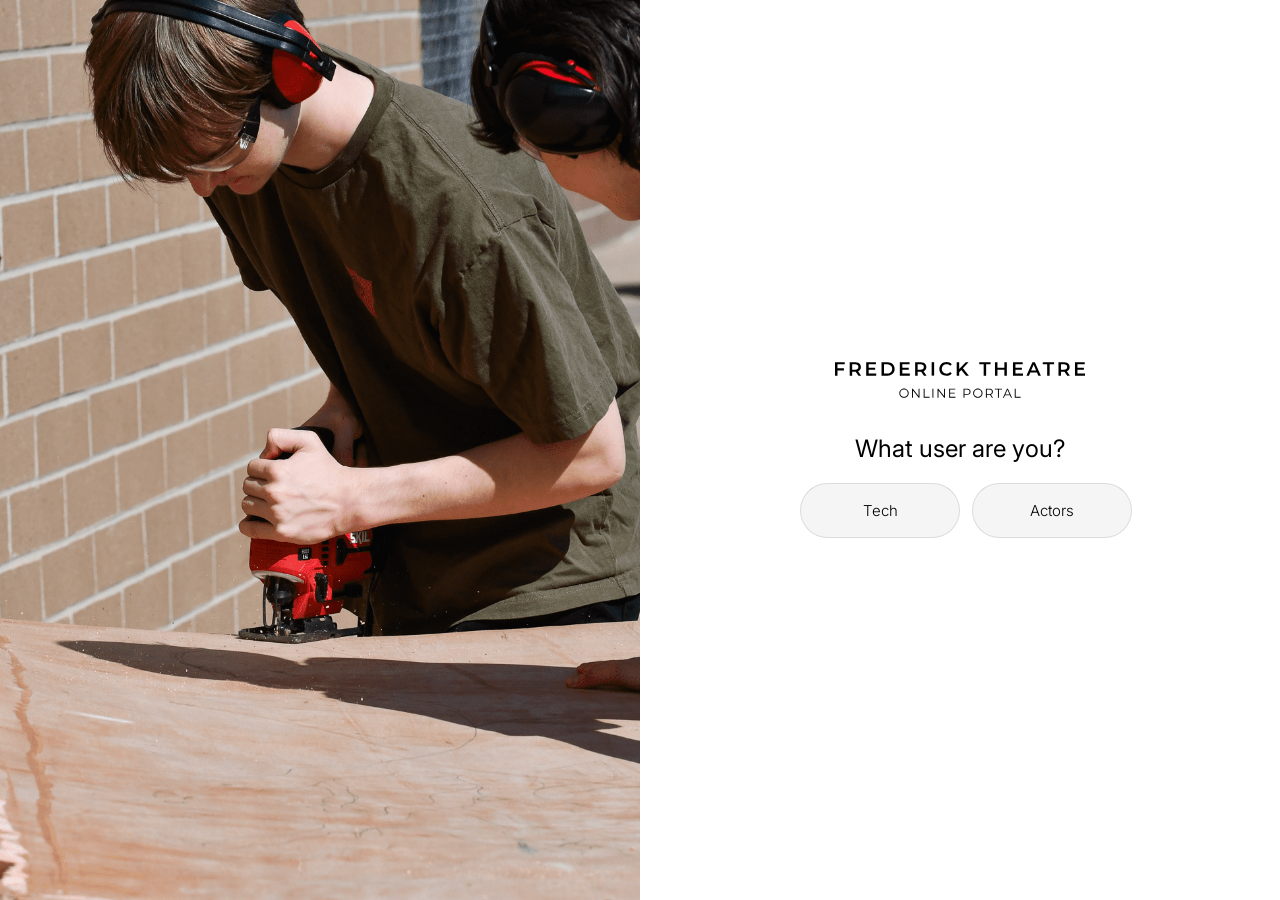
<file: index.html>
<!DOCTYPE html>
<html lang="en">
<head>
    <meta charset="UTF-8">
    <meta name="viewport" content="width=device-width, initial-scale=1.0">
    <title>Frederick Theatre Online Portal</title>
    <meta name="description" content="Frederick Theatre">
    <link rel="stylesheet" href="./styles.css">
    <link rel="icon" type="image/svg+xml" href="https://4391.org/assets/favicon.svg">
    <meta property="og:image" content="https://4391.org/assets/open-graph.png">
</head>
<body>
    <div class="image"></div>
    <div class="main">
        <img src="assets/brand.svg" alt="Frederick Theatre Logo" class="logo">
        <div class="onboarding">
            <h2>What user are you?</h2>
            <div class="buttons">
                <button onclick="location.href='/tech'">Tech</button>
                <button onclick="location.href='/actors'">Actors</button>
            </div>
        </div>
    </div>
</body>
</html>
</file>
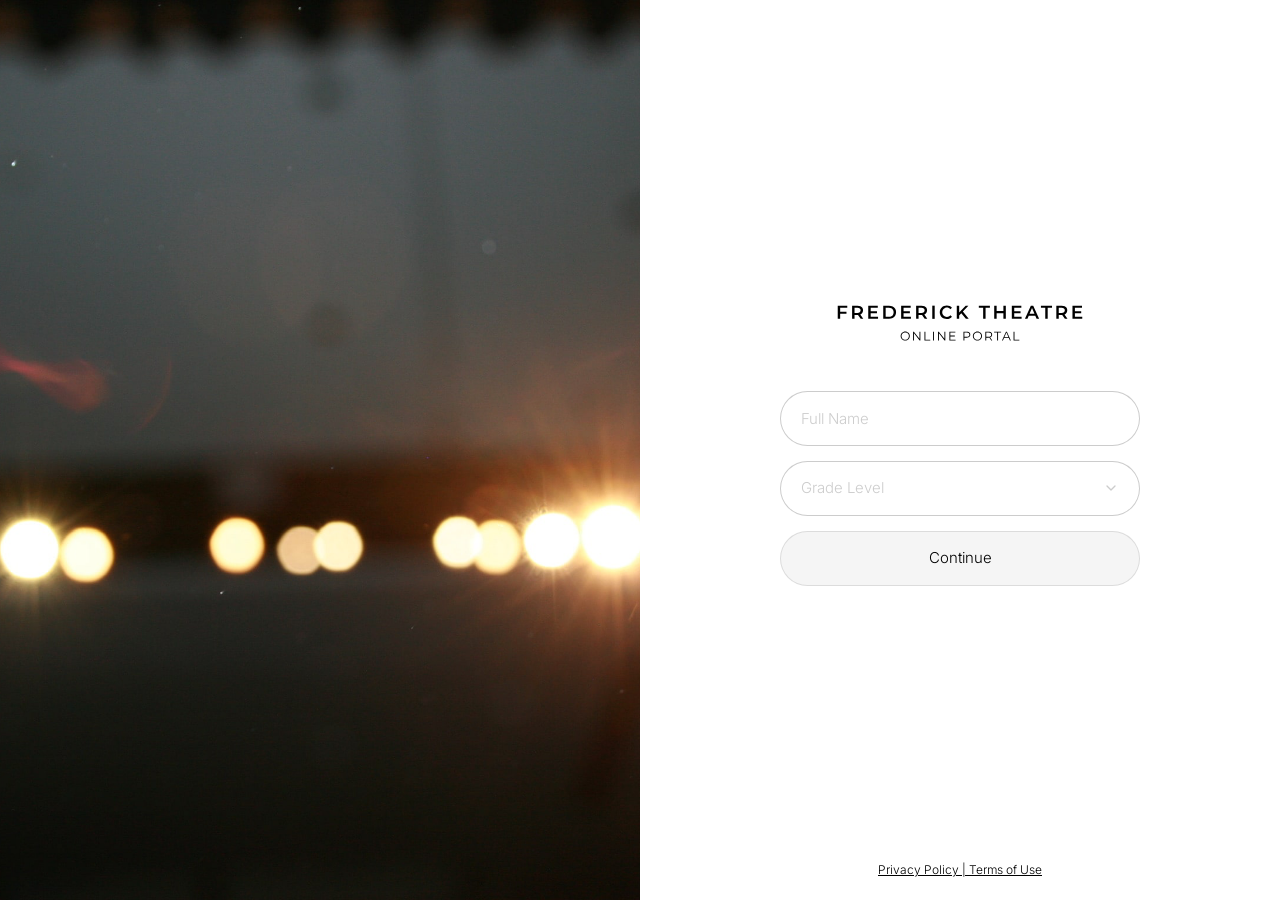
<file: actors/index.html>
<!DOCTYPE html>
<html lang="en">
<head>
    <meta charset="UTF-8">
    <meta name="viewport" content="width=device-width, initial-scale=1.0">
    <title>Frederick Theatre Online Portal</title>
    <meta name="description" content="Track being on time to performances, and see the schedule for the day">
    <link rel="stylesheet" href="../styles.css">
    <link rel="icon" type="image/svg+xml" href="https://4391.org/assets/favicon.svg">
    <meta property="og:image" content="https://4391.org/assets/open-graph.png">
    <script src="https://www.google.com/recaptcha/api.js"></script>
    <script src="logic.js"></script>
</head>
<body>
    <div class="actor-image"></div>
    <div class="main">
        <svg width="250" height="36" viewBox="0 0 360 53" fill="none" xmlns="http://www.w3.org/2000/svg">
            <path fill-rule="evenodd" clip-rule="evenodd" d="M24.5448 13.281L24.7292 13.4799V13.0918L24.5448 13.281Z" fill="black"/>
            <path fill-rule="evenodd" clip-rule="evenodd" d="M118.807 13.281L118.991 13.4799V13.0918L118.807 13.281Z" fill="black"/>
            <path fill-rule="evenodd" clip-rule="evenodd" d="M325.203 13.281L325.387 13.4799V13.0918L325.203 13.281Z" fill="black"/>
            <path fill-rule="evenodd" clip-rule="evenodd" d="M186.463 47.5688V47.4579L186.412 47.5126L186.463 47.5688Z" fill="black"/>
            <path d="M205.692 52.3C204.727 52.3 203.83 52.1398 202.999 51.8195C202.181 51.4868 201.467 51.0248 200.856 50.4334C200.258 49.8297 199.788 49.1335 199.446 48.345C199.116 47.5441 198.951 46.6693 198.951 45.7206C198.951 44.7719 199.116 43.9033 199.446 43.1148C199.788 42.3139 200.258 41.6178 200.856 41.0264C201.467 40.4226 202.181 39.9606 202.999 39.6403C203.817 39.3076 204.715 39.1413 205.692 39.1413C206.657 39.1413 207.548 39.3076 208.366 39.6403C209.184 39.9606 209.893 40.4165 210.491 41.0079C211.101 41.5993 211.572 42.2954 211.901 43.0963C212.243 43.8971 212.414 44.7719 212.414 45.7206C212.414 46.6693 212.243 47.5441 211.901 48.345C211.572 49.1459 211.101 49.842 210.491 50.4334C209.893 51.0248 209.184 51.4868 208.366 51.8195C207.548 52.1398 206.657 52.3 205.692 52.3ZM205.692 51.0802C206.461 51.0802 207.169 50.9509 207.817 50.6921C208.476 50.4211 209.044 50.0453 209.52 49.5648C210.009 49.0719 210.387 48.5052 210.656 47.8645C210.924 47.2115 211.059 46.4969 211.059 45.7206C211.059 44.9444 210.924 44.236 210.656 43.5953C210.387 42.9423 210.009 42.3755 209.52 41.895C209.044 41.4022 208.476 41.0264 207.817 40.7676C207.169 40.4966 206.461 40.361 205.692 40.361C204.923 40.361 204.208 40.4966 203.549 40.7676C202.889 41.0264 202.315 41.4022 201.827 41.895C201.351 42.3755 200.972 42.9423 200.691 43.5953C200.423 44.236 200.288 44.9444 200.288 45.7206C200.288 46.4845 200.423 47.193 200.691 47.846C200.972 48.499 201.351 49.0719 201.827 49.5648C202.315 50.0453 202.889 50.4211 203.549 50.6921C204.208 50.9509 204.923 51.0802 205.692 51.0802Z" fill="black"/>
            <path d="M3.57179 3.99894V9.90374H12.8585V12.9532H3.57179V20.3827H0V0.977233H14.0399V3.99894H3.57179Z" fill="black"/>
            <path fill-rule="evenodd" clip-rule="evenodd" d="M29.8227 14.7092C29.5775 14.7213 29.3267 14.7274 29.0703 14.7274H24.7292V20.3827H21.1574V0.977233H29.0703C30.7738 0.977233 32.23 1.25445 33.4389 1.8089C34.6661 2.36334 35.6094 3.15803 36.2689 4.19299C36.9283 5.22795 37.258 6.45696 37.258 7.88003C37.258 9.30309 36.9283 10.5321 36.2689 11.5671C35.6094 12.5835 34.6661 13.369 33.4389 13.9234C33.3531 13.9615 33.2661 13.9981 33.1778 14.0335L37.5877 20.3827H33.7411L29.8227 14.7092ZM24.7292 13.4799V13.0918L24.5448 13.281L24.7292 13.4799ZM32.4498 10.7354C31.6622 11.4192 30.4807 11.7611 28.9055 11.7611H24.7292V4.02666H28.9055C30.4807 4.02666 31.6622 4.35932 32.4498 5.02465C33.2557 5.68998 33.6587 6.64177 33.6587 7.88003C33.6587 9.0998 33.2557 10.0516 32.4498 10.7354Z" fill="black"/>
            <path d="M48.4893 9.04435V3.99894H58.9574V0.977233H44.9175V20.3827H59.342V17.361H48.4893V12.0106H57.7759V9.04435H48.4893Z" fill="black"/>
            <path fill-rule="evenodd" clip-rule="evenodd" d="M66.9872 20.3827V0.977233H75.3946C77.4828 0.977233 79.3145 1.38382 80.8897 2.197C82.465 3.01018 83.6922 4.13755 84.5714 5.57909C85.4506 7.02064 85.8902 8.72093 85.8902 10.68C85.8902 12.6205 85.4506 14.3208 84.5714 15.7808C83.6922 17.2224 82.465 18.3497 80.8897 19.1629C79.3145 19.9761 77.4828 20.3827 75.3946 20.3827H66.9872ZM78.9664 16.5016C77.9224 17.056 76.6768 17.3332 75.2298 17.3332H70.559V4.02666H75.2298C76.6768 4.02666 77.9224 4.30388 78.9664 4.85832C80.0288 5.41276 80.8439 6.18898 81.4117 7.18698C81.9979 8.16649 82.2909 9.33081 82.2909 10.68C82.2909 12.0106 81.9979 13.1749 81.4117 14.1729C80.8439 15.1709 80.0288 15.9471 78.9664 16.5016Z" fill="black"/>
            <path d="M96.9217 9.04435V3.99894H107.39V0.977233H93.3499V20.3827H107.774V17.361H96.9217V12.0106H106.208V9.04435H96.9217Z" fill="black"/>
            <path fill-rule="evenodd" clip-rule="evenodd" d="M124.085 14.7092C123.84 14.7213 123.589 14.7274 123.332 14.7274H118.991V20.3827H115.42V0.977233H123.332C125.036 0.977233 126.492 1.25445 127.701 1.8089C128.928 2.36334 129.872 3.15803 130.531 4.19299C131.19 5.22795 131.52 6.45696 131.52 7.88003C131.52 9.30309 131.19 10.5321 130.531 11.5671C129.872 12.5835 128.928 13.369 127.701 13.9234C127.615 13.9615 127.528 13.9981 127.44 14.0335L131.85 20.3827H128.003L124.085 14.7092ZM118.991 13.4799V13.0918L118.807 13.281L118.991 13.4799ZM126.712 10.7354C125.924 11.4192 124.743 11.7611 123.168 11.7611H118.991V4.02666H123.168C124.743 4.02666 125.924 4.35932 126.712 5.02465C127.518 5.68998 127.921 6.64177 127.921 7.88003C127.921 9.0998 127.518 10.0516 126.712 10.7354Z" fill="black"/>
            <path d="M139.18 0.977233V20.3827H142.751V0.977233H139.18Z" fill="black"/>
            <path d="M156.425 19.9391C157.689 20.4196 159.054 20.6599 160.519 20.6599C162.112 20.6599 163.559 20.3827 164.86 19.8282C166.16 19.2738 167.26 18.4699 168.157 17.4164L165.849 15.1987C165.153 15.9749 164.375 16.557 163.514 16.9451C162.653 17.3148 161.719 17.4996 160.711 17.4996C159.704 17.4996 158.779 17.3333 157.936 17.0006C157.112 16.6679 156.388 16.1966 155.766 15.5868C155.161 14.9769 154.685 14.2561 154.337 13.4244C154.007 12.5928 153.842 11.6779 153.842 10.68C153.842 9.68196 154.007 8.76713 154.337 7.93547C154.685 7.10381 155.161 6.38304 155.766 5.77315C156.388 5.16327 157.112 4.69199 157.936 4.35933C158.779 4.02666 159.704 3.86033 160.711 3.86033C161.719 3.86033 162.653 4.05438 163.514 4.44249C164.375 4.81212 165.153 5.3758 165.849 6.13354L168.157 3.94349C167.26 2.87157 166.16 2.06763 164.86 1.53167C163.559 0.977233 162.122 0.700012 160.546 0.700012C159.063 0.700012 157.698 0.949511 156.453 1.44851C155.207 1.92902 154.117 2.62208 153.183 3.52766C152.249 4.41477 151.525 5.46821 151.012 6.68798C150.5 7.90775 150.243 9.23841 150.243 10.68C150.243 12.1215 150.5 13.4522 151.012 14.6719C151.525 15.8917 152.24 16.9544 153.156 17.86C154.09 18.7471 155.18 19.4401 156.425 19.9391Z" fill="black"/>
            <path d="M178.815 10.935V0.977233H175.243V20.3827H178.815V15.4114L181.878 12.2486L188.651 20.3827H192.827L184.243 9.64745L192.332 0.977233H188.321L178.815 10.935Z" fill="black"/>
            <path d="M214.081 4.02666V20.3827H217.652V4.02666H224.027V0.977233H207.706V4.02666H214.081Z" fill="black"/>
            <path d="M230.371 20.3827H233.942V12.0661H243.888V20.3827H247.46V0.977233H243.888V8.98891H233.942V0.977233H230.371V20.3827Z" fill="black"/>
            <path d="M259.849 9.04435V3.99894H270.317V0.977233H256.277V20.3827H270.702V17.361H259.849V12.0106H269.136V9.04435H259.849Z" fill="black"/>
            <path d="M284.281 0.977233L275.627 20.3827H279.308L281.213 15.8917H290.832L292.744 20.3827H296.48L287.798 0.977233H284.281ZM286.014 4.57141L289.629 13.0641H282.412L286.014 4.57141Z" fill="black"/>
            <path d="M305.525 4.02666V20.3827H309.097V4.02666H315.471V0.977233H299.151V4.02666H305.525Z" fill="black"/>
            <path fill-rule="evenodd" clip-rule="evenodd" d="M330.481 14.7092C330.236 14.7213 329.985 14.7274 329.728 14.7274H325.387V20.3827H321.815V0.977233H329.728C331.432 0.977233 332.888 1.25445 334.097 1.8089C335.324 2.36334 336.267 3.15803 336.927 4.19299C337.586 5.22795 337.916 6.45696 337.916 7.88003C337.916 9.30309 337.586 10.5321 336.927 11.5671C336.267 12.5835 335.324 13.369 334.097 13.9234C334.011 13.9615 333.924 13.9981 333.836 14.0335L338.246 20.3827H334.399L330.481 14.7092ZM325.387 13.4799V13.0918L325.203 13.281L325.387 13.4799ZM333.108 10.7354C332.32 11.4192 331.139 11.7611 329.563 11.7611H325.387V4.02666H329.563C331.139 4.02666 332.32 4.35932 333.108 5.02465C333.914 5.68998 334.317 6.64177 334.317 7.88003C334.317 9.0998 333.914 10.0516 333.108 10.7354Z" fill="black"/>
            <path d="M349.147 9.04435V3.99894H359.615V0.977233H345.575V20.3827H360V17.361H349.147V12.0106H358.434V9.04435H349.147Z" fill="black"/>
            <path fill-rule="evenodd" clip-rule="evenodd" d="M99.3645 52.3C98.3998 52.3 97.5023 52.1398 96.6719 51.8195C95.8538 51.4868 95.1394 51.0248 94.5289 50.4334C93.9305 49.8297 93.4604 49.1335 93.1185 48.345C92.7888 47.5441 92.6239 46.6693 92.6239 45.7206C92.6239 44.7719 92.7888 43.9033 93.1185 43.1148C93.4604 42.3139 93.9305 41.6178 94.5289 41.0264C95.1394 40.4226 95.8538 39.9606 96.6719 39.6403C97.4901 39.3076 98.3876 39.1413 99.3645 39.1413C100.329 39.1413 101.221 39.3076 102.039 39.6403C102.857 39.9606 103.565 40.4165 104.164 41.0079C104.774 41.5993 105.244 42.2954 105.574 43.0963C105.916 43.8971 106.087 44.7719 106.087 45.7206C106.087 46.6693 105.916 47.5441 105.574 48.345C105.244 49.1459 104.774 49.842 104.164 50.4334C103.565 51.0248 102.857 51.4868 102.039 51.8195C101.221 52.1398 100.329 52.3 99.3645 52.3ZM101.489 50.6921C100.842 50.9509 100.134 51.0802 99.3645 51.0802C98.5952 51.0802 97.8809 50.9509 97.2214 50.6921C96.562 50.4211 95.9881 50.0453 95.4997 49.5648C95.0234 49.0719 94.6449 48.499 94.364 47.846C94.0954 47.193 93.961 46.4845 93.961 45.7206C93.961 44.9444 94.0954 44.236 94.364 43.5953C94.6449 42.9423 95.0234 42.3755 95.4997 41.895C95.9881 41.4022 96.562 41.0264 97.2214 40.7676C97.8809 40.4966 98.5952 40.361 99.3645 40.361C100.134 40.361 100.842 40.4966 101.489 40.7676C102.149 41.0264 102.717 41.4022 103.193 41.895C103.681 42.3755 104.06 42.9423 104.328 43.5953C104.597 44.236 104.731 44.9444 104.731 45.7206C104.731 46.4969 104.597 47.2115 104.328 47.8645C104.06 48.5052 103.681 49.0719 103.193 49.5648C102.717 50.0453 102.149 50.4211 101.489 50.6921Z" fill="black"/>
            <path d="M110.957 39.2522V52.1891H112.312V41.6984L120.555 52.1891H121.672V39.2522H120.335V49.7444L112.074 39.2522H110.957Z" fill="black"/>
            <path d="M127.689 39.2522V52.1891H136.224V51.0063H129.044V39.2522H127.689Z" fill="black"/>
            <path d="M140.307 39.2522V52.1891H141.662V39.2522H140.307Z" fill="black"/>
            <path d="M149.021 41.6984L157.264 52.1891H158.381V39.2522H157.044V49.7444L148.783 39.2522H147.666V52.1891H149.021V41.6984Z" fill="black"/>
            <path d="M165.753 45.0368V40.435H173.19V39.2522H164.398V52.1891H173.464V51.0063H165.753V46.2012H172.384V45.0368H165.753Z" fill="black"/>
            <path d="M185.108 39.2522V52.1891H186.463V48.1047H189.907C190.994 48.1047 191.928 47.9261 192.709 47.5688C193.491 47.2115 194.089 46.7063 194.504 46.0533C194.932 45.388 195.146 44.5994 195.146 43.6877C195.146 42.7513 194.932 41.9566 194.504 41.3036C194.089 40.6383 193.491 40.1331 192.709 39.7881C191.928 39.4308 190.994 39.2522 189.907 39.2522H185.108ZM186.463 47.5688L186.412 47.5126L186.463 47.4579V47.5688ZM189.87 46.9034H186.463V40.435H189.87C191.152 40.435 192.123 40.7183 192.783 41.2851C193.454 41.8519 193.79 42.6527 193.79 43.6877C193.79 44.7103 193.454 45.505 192.783 46.0718C192.123 46.6262 191.152 46.9034 189.87 46.9034Z" fill="black"/>
            <path fill-rule="evenodd" clip-rule="evenodd" d="M217.284 52.1891V39.2522H222.083C223.17 39.2522 224.104 39.4308 224.886 39.7881C225.667 40.1331 226.265 40.6383 226.681 41.3036C227.108 41.9566 227.322 42.7513 227.322 43.6877C227.322 44.5994 227.108 45.388 226.681 46.0533C226.265 46.7063 225.667 47.2115 224.886 47.5688C224.728 47.6385 224.563 47.7012 224.393 47.7568L227.523 52.1891H226.039L223.118 48.0289C222.79 48.0671 222.445 48.0863 222.083 48.0863H218.639V52.1891H217.284ZM224.959 46.0718C224.299 46.6385 223.329 46.9219 222.046 46.9219H218.639V40.435H222.046C223.329 40.435 224.299 40.7183 224.959 41.2851C225.63 41.8519 225.966 42.6527 225.966 43.6877C225.966 44.7103 225.63 45.505 224.959 46.0718Z" fill="black"/>
            <path d="M234.665 40.435V52.1891H236.02V40.435H240.526V39.2522H230.159V40.435H234.665Z" fill="black"/>
            <path d="M247.689 39.2522L241.828 52.1891H243.238L244.771 48.7331H251.926L253.459 52.1891H254.888L249.026 39.2522H247.689ZM248.349 40.6664L251.434 47.6242H245.263L248.349 40.6664Z" fill="black"/>
            <path d="M258.84 39.2522V52.1891H267.376V51.0063H260.196V39.2522H258.84Z" fill="black"/>
        </svg>
        <div id="sign-in-state">
            <form id="signin-form" autocomplete="off" method="post">
                <div>
                    <input type="text" id="name" name="name" required placeholder="Full Name">
                </div>
                <div>
                    <select id="grade" name="grade" required>
                        <option value="">Grade Level</option>
                        <option value="9">9</option>
                        <option value="10">10</option>
                        <option value="11">11</option>
                        <option value="12">12</option>
                    </select>
                </div>
                <div>
                    <button id="sign-in-btn" class="g-recaptcha" data-sitekey="6LdSEzIsAAAAAOcQjwRLk72vqooWo59UJ84mHP19" data-callback='onSubmit' data-action='submit'>Continue</button>
                </div>
            </form>
        </div>

        <div id="schedule" style="display: none;">
            <p class="actor-welcome">Hi <span id="user-name"></span>! Here's your agenda for today.</p>
            <div class="schedule-panel">
                <div class="schedule-header">
                    <h2>Today's Agenda</h2>
                    <p id="schedule-date" class="schedule-date"></p>
                </div>
                <table class="agenda-table" aria-label="Actor agenda">
                    <thead>
                        <tr>
                            <th>Time</th>
                            <th>Event</th>
                        </tr>
                    </thead>
                    <tbody id="schedule-entries">
                    </tbody>
                </table>
                <p id="schedule-empty" class="schedule-empty" hidden>No agenda entries yet for today.</p>
            </div>
        </div>
        <p class="legal-text"><a href="/legal/privacy-policy/" target="_blank">Privacy Policy</a> | <a href="/legal/terms-of-use/" target="_blank">Terms of Use</a></p>
    </div>
    <div id="terms-section" class="terms-alert">
        <div class="alert-contain">
            <div class="alert-message">
                <p class="alert-text">To continue, you must confirm that you’ve read and understand the <span class="terms-link"><a href="/legal/terms-of-use/" target="_blank">Terms of Use</a></span>, and I agree to follow them.</p>
            </div>
            <div class="alert-button">
                <button id="agree-btn" class="alert-accept">Agree</button>
            </div>
        </div>
    </div>
</body>
</html>
</file>
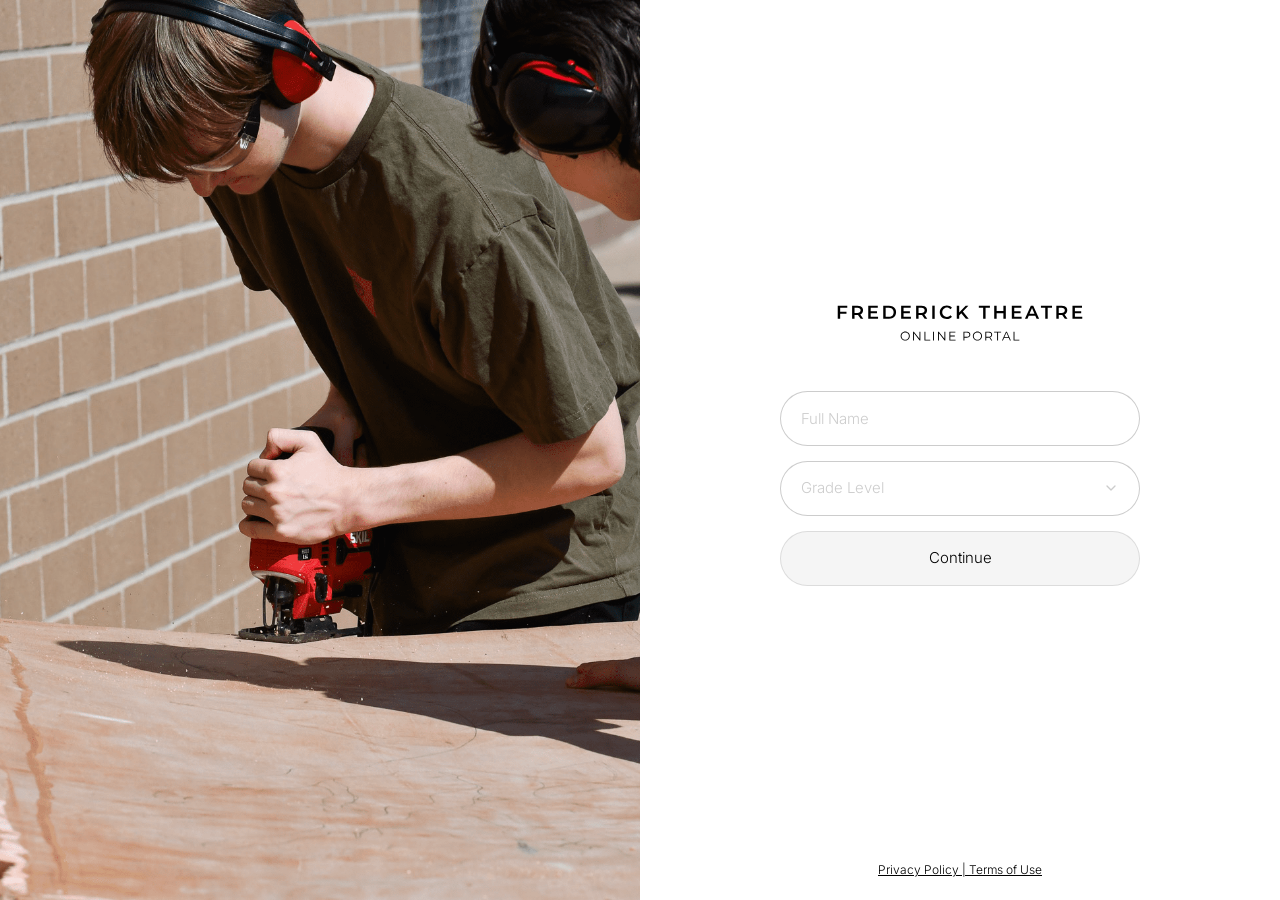
<file: tech/index.html>
<!DOCTYPE html>
<html lang="en">
<head>
    <meta charset="UTF-8">
    <meta name="viewport" content="width=device-width, initial-scale=1.0">
    <title>Frederick Theatre Online Portal</title>
    <meta name="description" content="Easily track actor attendance for rehearsals and performances. Log attendance, stay organized, and keep records up to date.">
    <link rel="stylesheet" href="../styles.css">
    <link rel="icon" type="image/svg+xml" href="https://4391.org/assets/favicon.svg">
    <meta property="og:image" content="https://4391.org/assets/open-graph.png">
    <script src="https://www.google.com/recaptcha/api.js"></script>
    <script src="logic.js"></script>
</head>
<body>
    <div class="image"></div>
    <div class="main">
        <svg width="250" height="36" viewBox="0 0 360 53" fill="none" xmlns="http://www.w3.org/2000/svg">
            <path fill-rule="evenodd" clip-rule="evenodd" d="M24.5448 13.281L24.7292 13.4799V13.0918L24.5448 13.281Z" fill="black"/>
            <path fill-rule="evenodd" clip-rule="evenodd" d="M118.807 13.281L118.991 13.4799V13.0918L118.807 13.281Z" fill="black"/>
            <path fill-rule="evenodd" clip-rule="evenodd" d="M325.203 13.281L325.387 13.4799V13.0918L325.203 13.281Z" fill="black"/>
            <path fill-rule="evenodd" clip-rule="evenodd" d="M186.463 47.5688V47.4579L186.412 47.5126L186.463 47.5688Z" fill="black"/>
            <path d="M205.692 52.3C204.727 52.3 203.83 52.1398 202.999 51.8195C202.181 51.4868 201.467 51.0248 200.856 50.4334C200.258 49.8297 199.788 49.1335 199.446 48.345C199.116 47.5441 198.951 46.6693 198.951 45.7206C198.951 44.7719 199.116 43.9033 199.446 43.1148C199.788 42.3139 200.258 41.6178 200.856 41.0264C201.467 40.4226 202.181 39.9606 202.999 39.6403C203.817 39.3076 204.715 39.1413 205.692 39.1413C206.657 39.1413 207.548 39.3076 208.366 39.6403C209.184 39.9606 209.893 40.4165 210.491 41.0079C211.101 41.5993 211.572 42.2954 211.901 43.0963C212.243 43.8971 212.414 44.7719 212.414 45.7206C212.414 46.6693 212.243 47.5441 211.901 48.345C211.572 49.1459 211.101 49.842 210.491 50.4334C209.893 51.0248 209.184 51.4868 208.366 51.8195C207.548 52.1398 206.657 52.3 205.692 52.3ZM205.692 51.0802C206.461 51.0802 207.169 50.9509 207.817 50.6921C208.476 50.4211 209.044 50.0453 209.52 49.5648C210.009 49.0719 210.387 48.5052 210.656 47.8645C210.924 47.2115 211.059 46.4969 211.059 45.7206C211.059 44.9444 210.924 44.236 210.656 43.5953C210.387 42.9423 210.009 42.3755 209.52 41.895C209.044 41.4022 208.476 41.0264 207.817 40.7676C207.169 40.4966 206.461 40.361 205.692 40.361C204.923 40.361 204.208 40.4966 203.549 40.7676C202.889 41.0264 202.315 41.4022 201.827 41.895C201.351 42.3755 200.972 42.9423 200.691 43.5953C200.423 44.236 200.288 44.9444 200.288 45.7206C200.288 46.4845 200.423 47.193 200.691 47.846C200.972 48.499 201.351 49.0719 201.827 49.5648C202.315 50.0453 202.889 50.4211 203.549 50.6921C204.208 50.9509 204.923 51.0802 205.692 51.0802Z" fill="black"/>
            <path d="M3.57179 3.99894V9.90374H12.8585V12.9532H3.57179V20.3827H0V0.977233H14.0399V3.99894H3.57179Z" fill="black"/>
            <path fill-rule="evenodd" clip-rule="evenodd" d="M29.8227 14.7092C29.5775 14.7213 29.3267 14.7274 29.0703 14.7274H24.7292V20.3827H21.1574V0.977233H29.0703C30.7738 0.977233 32.23 1.25445 33.4389 1.8089C34.6661 2.36334 35.6094 3.15803 36.2689 4.19299C36.9283 5.22795 37.258 6.45696 37.258 7.88003C37.258 9.30309 36.9283 10.5321 36.2689 11.5671C35.6094 12.5835 34.6661 13.369 33.4389 13.9234C33.3531 13.9615 33.2661 13.9981 33.1778 14.0335L37.5877 20.3827H33.7411L29.8227 14.7092ZM24.7292 13.4799V13.0918L24.5448 13.281L24.7292 13.4799ZM32.4498 10.7354C31.6622 11.4192 30.4807 11.7611 28.9055 11.7611H24.7292V4.02666H28.9055C30.4807 4.02666 31.6622 4.35932 32.4498 5.02465C33.2557 5.68998 33.6587 6.64177 33.6587 7.88003C33.6587 9.0998 33.2557 10.0516 32.4498 10.7354Z" fill="black"/>
            <path d="M48.4893 9.04435V3.99894H58.9574V0.977233H44.9175V20.3827H59.342V17.361H48.4893V12.0106H57.7759V9.04435H48.4893Z" fill="black"/>
            <path fill-rule="evenodd" clip-rule="evenodd" d="M66.9872 20.3827V0.977233H75.3946C77.4828 0.977233 79.3145 1.38382 80.8897 2.197C82.465 3.01018 83.6922 4.13755 84.5714 5.57909C85.4506 7.02064 85.8902 8.72093 85.8902 10.68C85.8902 12.6205 85.4506 14.3208 84.5714 15.7808C83.6922 17.2224 82.465 18.3497 80.8897 19.1629C79.3145 19.9761 77.4828 20.3827 75.3946 20.3827H66.9872ZM78.9664 16.5016C77.9224 17.056 76.6768 17.3332 75.2298 17.3332H70.559V4.02666H75.2298C76.6768 4.02666 77.9224 4.30388 78.9664 4.85832C80.0288 5.41276 80.8439 6.18898 81.4117 7.18698C81.9979 8.16649 82.2909 9.33081 82.2909 10.68C82.2909 12.0106 81.9979 13.1749 81.4117 14.1729C80.8439 15.1709 80.0288 15.9471 78.9664 16.5016Z" fill="black"/>
            <path d="M96.9217 9.04435V3.99894H107.39V0.977233H93.3499V20.3827H107.774V17.361H96.9217V12.0106H106.208V9.04435H96.9217Z" fill="black"/>
            <path fill-rule="evenodd" clip-rule="evenodd" d="M124.085 14.7092C123.84 14.7213 123.589 14.7274 123.332 14.7274H118.991V20.3827H115.42V0.977233H123.332C125.036 0.977233 126.492 1.25445 127.701 1.8089C128.928 2.36334 129.872 3.15803 130.531 4.19299C131.19 5.22795 131.52 6.45696 131.52 7.88003C131.52 9.30309 131.19 10.5321 130.531 11.5671C129.872 12.5835 128.928 13.369 127.701 13.9234C127.615 13.9615 127.528 13.9981 127.44 14.0335L131.85 20.3827H128.003L124.085 14.7092ZM118.991 13.4799V13.0918L118.807 13.281L118.991 13.4799ZM126.712 10.7354C125.924 11.4192 124.743 11.7611 123.168 11.7611H118.991V4.02666H123.168C124.743 4.02666 125.924 4.35932 126.712 5.02465C127.518 5.68998 127.921 6.64177 127.921 7.88003C127.921 9.0998 127.518 10.0516 126.712 10.7354Z" fill="black"/>
            <path d="M139.18 0.977233V20.3827H142.751V0.977233H139.18Z" fill="black"/>
            <path d="M156.425 19.9391C157.689 20.4196 159.054 20.6599 160.519 20.6599C162.112 20.6599 163.559 20.3827 164.86 19.8282C166.16 19.2738 167.26 18.4699 168.157 17.4164L165.849 15.1987C165.153 15.9749 164.375 16.557 163.514 16.9451C162.653 17.3148 161.719 17.4996 160.711 17.4996C159.704 17.4996 158.779 17.3333 157.936 17.0006C157.112 16.6679 156.388 16.1966 155.766 15.5868C155.161 14.9769 154.685 14.2561 154.337 13.4244C154.007 12.5928 153.842 11.6779 153.842 10.68C153.842 9.68196 154.007 8.76713 154.337 7.93547C154.685 7.10381 155.161 6.38304 155.766 5.77315C156.388 5.16327 157.112 4.69199 157.936 4.35933C158.779 4.02666 159.704 3.86033 160.711 3.86033C161.719 3.86033 162.653 4.05438 163.514 4.44249C164.375 4.81212 165.153 5.3758 165.849 6.13354L168.157 3.94349C167.26 2.87157 166.16 2.06763 164.86 1.53167C163.559 0.977233 162.122 0.700012 160.546 0.700012C159.063 0.700012 157.698 0.949511 156.453 1.44851C155.207 1.92902 154.117 2.62208 153.183 3.52766C152.249 4.41477 151.525 5.46821 151.012 6.68798C150.5 7.90775 150.243 9.23841 150.243 10.68C150.243 12.1215 150.5 13.4522 151.012 14.6719C151.525 15.8917 152.24 16.9544 153.156 17.86C154.09 18.7471 155.18 19.4401 156.425 19.9391Z" fill="black"/>
            <path d="M178.815 10.935V0.977233H175.243V20.3827H178.815V15.4114L181.878 12.2486L188.651 20.3827H192.827L184.243 9.64745L192.332 0.977233H188.321L178.815 10.935Z" fill="black"/>
            <path d="M214.081 4.02666V20.3827H217.652V4.02666H224.027V0.977233H207.706V4.02666H214.081Z" fill="black"/>
            <path d="M230.371 20.3827H233.942V12.0661H243.888V20.3827H247.46V0.977233H243.888V8.98891H233.942V0.977233H230.371V20.3827Z" fill="black"/>
            <path d="M259.849 9.04435V3.99894H270.317V0.977233H256.277V20.3827H270.702V17.361H259.849V12.0106H269.136V9.04435H259.849Z" fill="black"/>
            <path d="M284.281 0.977233L275.627 20.3827H279.308L281.213 15.8917H290.832L292.744 20.3827H296.48L287.798 0.977233H284.281ZM286.014 4.57141L289.629 13.0641H282.412L286.014 4.57141Z" fill="black"/>
            <path d="M305.525 4.02666V20.3827H309.097V4.02666H315.471V0.977233H299.151V4.02666H305.525Z" fill="black"/>
            <path fill-rule="evenodd" clip-rule="evenodd" d="M330.481 14.7092C330.236 14.7213 329.985 14.7274 329.728 14.7274H325.387V20.3827H321.815V0.977233H329.728C331.432 0.977233 332.888 1.25445 334.097 1.8089C335.324 2.36334 336.267 3.15803 336.927 4.19299C337.586 5.22795 337.916 6.45696 337.916 7.88003C337.916 9.30309 337.586 10.5321 336.927 11.5671C336.267 12.5835 335.324 13.369 334.097 13.9234C334.011 13.9615 333.924 13.9981 333.836 14.0335L338.246 20.3827H334.399L330.481 14.7092ZM325.387 13.4799V13.0918L325.203 13.281L325.387 13.4799ZM333.108 10.7354C332.32 11.4192 331.139 11.7611 329.563 11.7611H325.387V4.02666H329.563C331.139 4.02666 332.32 4.35932 333.108 5.02465C333.914 5.68998 334.317 6.64177 334.317 7.88003C334.317 9.0998 333.914 10.0516 333.108 10.7354Z" fill="black"/>
            <path d="M349.147 9.04435V3.99894H359.615V0.977233H345.575V20.3827H360V17.361H349.147V12.0106H358.434V9.04435H349.147Z" fill="black"/>
            <path fill-rule="evenodd" clip-rule="evenodd" d="M99.3645 52.3C98.3998 52.3 97.5023 52.1398 96.6719 51.8195C95.8538 51.4868 95.1394 51.0248 94.5289 50.4334C93.9305 49.8297 93.4604 49.1335 93.1185 48.345C92.7888 47.5441 92.6239 46.6693 92.6239 45.7206C92.6239 44.7719 92.7888 43.9033 93.1185 43.1148C93.4604 42.3139 93.9305 41.6178 94.5289 41.0264C95.1394 40.4226 95.8538 39.9606 96.6719 39.6403C97.4901 39.3076 98.3876 39.1413 99.3645 39.1413C100.329 39.1413 101.221 39.3076 102.039 39.6403C102.857 39.9606 103.565 40.4165 104.164 41.0079C104.774 41.5993 105.244 42.2954 105.574 43.0963C105.916 43.8971 106.087 44.7719 106.087 45.7206C106.087 46.6693 105.916 47.5441 105.574 48.345C105.244 49.1459 104.774 49.842 104.164 50.4334C103.565 51.0248 102.857 51.4868 102.039 51.8195C101.221 52.1398 100.329 52.3 99.3645 52.3ZM101.489 50.6921C100.842 50.9509 100.134 51.0802 99.3645 51.0802C98.5952 51.0802 97.8809 50.9509 97.2214 50.6921C96.562 50.4211 95.9881 50.0453 95.4997 49.5648C95.0234 49.0719 94.6449 48.499 94.364 47.846C94.0954 47.193 93.961 46.4845 93.961 45.7206C93.961 44.9444 94.0954 44.236 94.364 43.5953C94.6449 42.9423 95.0234 42.3755 95.4997 41.895C95.9881 41.4022 96.562 41.0264 97.2214 40.7676C97.8809 40.4966 98.5952 40.361 99.3645 40.361C100.134 40.361 100.842 40.4966 101.489 40.7676C102.149 41.0264 102.717 41.4022 103.193 41.895C103.681 42.3755 104.06 42.9423 104.328 43.5953C104.597 44.236 104.731 44.9444 104.731 45.7206C104.731 46.4969 104.597 47.2115 104.328 47.8645C104.06 48.5052 103.681 49.0719 103.193 49.5648C102.717 50.0453 102.149 50.4211 101.489 50.6921Z" fill="black"/>
            <path d="M110.957 39.2522V52.1891H112.312V41.6984L120.555 52.1891H121.672V39.2522H120.335V49.7444L112.074 39.2522H110.957Z" fill="black"/>
            <path d="M127.689 39.2522V52.1891H136.224V51.0063H129.044V39.2522H127.689Z" fill="black"/>
            <path d="M140.307 39.2522V52.1891H141.662V39.2522H140.307Z" fill="black"/>
            <path d="M149.021 41.6984L157.264 52.1891H158.381V39.2522H157.044V49.7444L148.783 39.2522H147.666V52.1891H149.021V41.6984Z" fill="black"/>
            <path d="M165.753 45.0368V40.435H173.19V39.2522H164.398V52.1891H173.464V51.0063H165.753V46.2012H172.384V45.0368H165.753Z" fill="black"/>
            <path d="M185.108 39.2522V52.1891H186.463V48.1047H189.907C190.994 48.1047 191.928 47.9261 192.709 47.5688C193.491 47.2115 194.089 46.7063 194.504 46.0533C194.932 45.388 195.146 44.5994 195.146 43.6877C195.146 42.7513 194.932 41.9566 194.504 41.3036C194.089 40.6383 193.491 40.1331 192.709 39.7881C191.928 39.4308 190.994 39.2522 189.907 39.2522H185.108ZM186.463 47.5688L186.412 47.5126L186.463 47.4579V47.5688ZM189.87 46.9034H186.463V40.435H189.87C191.152 40.435 192.123 40.7183 192.783 41.2851C193.454 41.8519 193.79 42.6527 193.79 43.6877C193.79 44.7103 193.454 45.505 192.783 46.0718C192.123 46.6262 191.152 46.9034 189.87 46.9034Z" fill="black"/>
            <path fill-rule="evenodd" clip-rule="evenodd" d="M217.284 52.1891V39.2522H222.083C223.17 39.2522 224.104 39.4308 224.886 39.7881C225.667 40.1331 226.265 40.6383 226.681 41.3036C227.108 41.9566 227.322 42.7513 227.322 43.6877C227.322 44.5994 227.108 45.388 226.681 46.0533C226.265 46.7063 225.667 47.2115 224.886 47.5688C224.728 47.6385 224.563 47.7012 224.393 47.7568L227.523 52.1891H226.039L223.118 48.0289C222.79 48.0671 222.445 48.0863 222.083 48.0863H218.639V52.1891H217.284ZM224.959 46.0718C224.299 46.6385 223.329 46.9219 222.046 46.9219H218.639V40.435H222.046C223.329 40.435 224.299 40.7183 224.959 41.2851C225.63 41.8519 225.966 42.6527 225.966 43.6877C225.966 44.7103 225.63 45.505 224.959 46.0718Z" fill="black"/>
            <path d="M234.665 40.435V52.1891H236.02V40.435H240.526V39.2522H230.159V40.435H234.665Z" fill="black"/>
            <path d="M247.689 39.2522L241.828 52.1891H243.238L244.771 48.7331H251.926L253.459 52.1891H254.888L249.026 39.2522H247.689ZM248.349 40.6664L251.434 47.6242H245.263L248.349 40.6664Z" fill="black"/>
            <path d="M258.84 39.2522V52.1891H267.376V51.0063H260.196V39.2522H258.84Z" fill="black"/>
        </svg>
        <div id="sign-in-state">
            <form id="signin-form" autocomplete="off" method="post">
                <div>
                    <input type="text" id="name" name="name" required placeholder="Full Name">
                </div>
                <div>
                    <select id="grade" name="grade" required>
                        <option value="">Grade Level</option>
                        <option value="9">9</option>
                        <option value="10">10</option>
                        <option value="11">11</option>
                        <option value="12">12</option>
                    </select>
                </div>
                <div>
                    <button id="sign-in-btn" class="g-recaptcha" data-sitekey="6LdSEzIsAAAAAOcQjwRLk72vqooWo59UJ84mHP19" data-callback='onSubmit' data-action='submit'>Continue</button>
                </div>
            </form>
        </div>

        <div id="sign-out-state" style="display: none;">
            <p class="signed-in-as">Signed in as</p>
            <p id="user-name"></p>
            <button id="sign-out-btn" type="button" class="g-recaptcha" data-sitekey="6LdSEzIsAAAAAOcQjwRLk72vqooWo59UJ84mHP19" data-callback="onSignOut" data-action="signout">End Session</button>
        </div>
        <p class="legal-text"><a href="/legal/privacy-policy/" target="_blank">Privacy Policy</a> | <a href="/legal/terms-of-use/" target="_blank">Terms of Use</a></p>
    </div>
    <div id="terms-section" class="terms-alert">
        <div class="alert-contain">
            <div class="alert-message">
                <p class="alert-text">To continue, you must confirm that you’ve read and understand the <span class="terms-link"><a href="/legal/terms-of-use/" target="_blank">Terms of Use</a></span>, and I agree to follow them.</p>
            </div>
            <div class="alert-button">
                <button id="agree-btn" class="alert-accept">Agree</button>
            </div>
        </div>
    </div>
</body>
</html>
</file>
<file: styles.css>
@import url("https://fonts.googleapis.com/css?family=Inter:300,400,600&display=swap");

html,
body {
    display: flex;
    height: 100%;
    width: 100%;
    margin: 0;
    padding: 0;
    font-family: 'Inter', sans-serif;
    color: black;
}

.container {
    display: flex;
    height: 100vh;
    width: 100vw;
    align-items: center;
    justify-content: center;
}

.image {
    width: 50%;
    height: 100%;
    background-image: url("./assets/asset-2-min.png");
    background-size: cover;
    background-position: center;
}

.actor-image {
    width: 50%;
    height: 100%;
    background-image: url("./assets/asset-3-min.png");
    background-size: cover;
    background-position: center;
}

.logo {
    width: 250px;
    margin-bottom: 36px;
}

h2 {
    margin: 0 0 20px;
    text-align: center;
    font-weight: 400;
}

.buttons {
    display: flex;
    flex-direction: row;
    gap: 12px;
    width: 320px;
}

.buttons button {
    width: auto;
    min-width: 160px;
    margin-bottom: 0;
    padding: 0 24px;
    background-color: #F5F5F5;
    border: 1px solid rgba(0, 0, 0, 0.1);
    color: black;
    transition: background-color 0.16s ease, border-color 0.16s ease, transform 0.16s ease;
}

.buttons button:hover {
    background-color: #EFEFEF;
    border-color: rgba(0, 0, 0, 0.2);
    transform: translateY(-1px);
}

.buttons button:active {
    transform: translateY(0);
}

@media (max-width: 768px) {
    .buttons {
        flex-direction: column;
    }
}

.main {
    display: flex;
    height: 100%;
    width: 50%;
    flex-direction: column;
    justify-content: center;
    align-items: center;
    padding: 0;
    box-sizing: border-box;
}

.main svg {
    margin-bottom: 50px;
}

p {
    width: 360px;
    margin-top: 20px;
    padding: 0;
    font-size: 12px;
    line-height: 16px;
    font-weight: 300;
    text-align: center;
    color: black;
    text-decoration: underline;
}

p a {
    color: black;
    text-decoration: underline;
}

.signed-in-as {
    margin: 0 0 7px 0;
    padding: 0;
    font-size: 15px;
    line-height: 18px;
    font-weight: 300;
    text-align: center;
    color: black;
}

.actor-welcome {
    width: 360px;
    margin: 0 0 20px 0;
    padding: 0;
    font-size: 20px;
    line-height: 24px;
    font-weight: 400;
    text-align: center;
    color: black;
}

#schedule {
    width: min(680px, 92vw);
    margin: 0 auto;
    display: flex;
    flex-direction: column;
    align-items: center;
    gap: 14px;
}

#schedule .actor-welcome {
    width: 100%;
    margin: 0;
    font-size: 16px;
    line-height: 24px;
    font-weight: 400;
    color: rgba(0, 0, 0, 0.72);
    text-decoration: none;
}

.schedule-panel {
    width: 100%;
    border: 1px solid rgba(0, 0, 0, 0.12);
    border-radius: 22px;
    background: #ffffff;
    box-shadow: 0 14px 40px rgba(0, 0, 0, 0.06);
    overflow: hidden;
}

.schedule-header {
    display: flex;
    justify-content: space-between;
    align-items: flex-end;
    gap: 16px;
    padding: 18px 20px;
    background: linear-gradient(180deg, #fafafa 0%, #f5f5f5 100%);
    border-bottom: 1px solid rgba(0, 0, 0, 0.08);
}

.schedule-header h2 {
    margin: 0;
    text-align: left;
    font-size: 20px;
    line-height: 24px;
    font-weight: 500;
}

.schedule-date {
    width: auto;
    margin: 0;
    text-decoration: none;
    font-size: 13px;
    line-height: 18px;
    color: rgba(0, 0, 0, 0.55);
}

.agenda-table {
    width: 100%;
    border-collapse: collapse;
}

.agenda-table th,
.agenda-table td {
    padding: 14px 20px;
    text-align: left;
    border-bottom: 1px solid rgba(0, 0, 0, 0.08);
}

.agenda-table th {
    font-size: 12px;
    line-height: 16px;
    letter-spacing: 0.08em;
    text-transform: uppercase;
    font-weight: 600;
    color: rgba(0, 0, 0, 0.62);
}

.agenda-table td {
    font-size: 15px;
    line-height: 22px;
    font-weight: 400;
    color: black;
}

.agenda-table tbody tr:last-child td {
    border-bottom: none;
}

.schedule-empty {
    width: 100%;
    margin: 0;
    padding: 16px 20px 20px;
    text-decoration: none;
    text-align: left;
    font-size: 14px;
    line-height: 20px;
    color: rgba(0, 0, 0, 0.56);
}

#user-name {
    width: 100%;
    margin: 0;
    padding: 0;
    font-size: 32px;
    line-height: 39px;
    font-weight: 500;
    text-align: center;
    color: black;
}

.legal-text {
    position: absolute;
    bottom: 10px;
}

::placeholder {
    font-size: 15px;
    line-height: 18px;
    font-weight: 300;
    color: rgba(0, 0, 0, 0.2);
}

input,
select {
    width: 360px;
    height: 55px;
    margin-bottom: 15px;
    padding: 0 20px;
    font-size: 15px;
    line-height: 18px;
    font-weight: 300;
    border: 1px solid rgba(0, 0, 0, 0.2);
    border-radius: 980px;
    font-family: 'Inter', sans-serif;
    outline: none;
    background-color: white;
    color: black;
}

input:focus,
select:focus {
    border-color: black;
}

select {
    color: rgba(0, 0, 0, 0.2);
    appearance: none;
    cursor: pointer;
    background-image: url("data:image/svg+xml,%3Csvg fill='none' stroke='black' stroke-opacity='0.2' stroke-width='2' stroke-linecap='round' stroke-linejoin='round' viewBox='0 0 24 24' xmlns='http://www.w3.org/2000/svg'%3E%3Cpolyline points='6 9 12 15 18 9'%3E%3C/polyline%3E%3C/svg%3E");
    background-repeat: no-repeat;
    background-position: right 20px center;
    background-size: 16px 16px;
}

select:valid {
    color: black;
}

select::-ms-expand {
    display: none;
}

button {
    width: 360px;
    height: 55px;
    font-size: 15px;
    line-height: 20px;
    font-weight: 300;
    color: black;
    background-color: #F5F5F5;
    border-radius: 980px;
    border: 1px solid rgba(0, 0, 0, 0.1);
    margin-bottom: 10px;
    cursor: pointer;
    transition: background-color 0.16s ease, border-color 0.16s ease;
    font-family: 'Inter', sans-serif;
}

button:hover {
    background-color: #EFEFEF;
    border-color: rgba(0, 0, 0, 0.2);
}

#sign-in-state,
#sign-out-state {
    display: flex;
    width: 100%;
    flex-direction: column;
    align-items: center;
    justify-content: center;
    margin: 0 auto;
}

#sign-out-state {
    display: none;
}

#sign-out-state button {
    margin-top: 30px;
    padding: 12px 40px;
}

#signin-form {
    width: 360px;
    margin: 0 auto;
}

#signin-form input,
#signin-form select,
#signin-form button {
    width: 100%;
    box-sizing: border-box;
}

.terms-alert {
    position: fixed;
    top: 0;
    left: 0;
    width: 100vw;
    height: 100vh;
    display: flex;
    flex-direction: column;
    align-items: center;
    justify-content: center;
    background-color: rgba(0, 0, 0, 0.5);
    backdrop-filter: blur(5px);
    z-index: 9999;
}

.alert-contain {
    display: flex;
    width: 300px;
    flex-direction: column;
    padding: 14px;
    box-sizing: border-box;
    background-color: white;
    border-radius: 34px;
    box-shadow: 0 5px 20px rgba(0, 0, 0, 0.2);
    text-align: center;
}

.alert-message {
    width: 100%;
    padding: 0;
    box-sizing: border-box;
}

.alert-text {
    display: block;
    max-width: 100%;
    margin: 0;
    padding: 8px;
    font-size: 17px;
    line-height: 22px;
    font-weight: 300;
    letter-spacing: -0.4px;
    text-align: left;
    color: black;
    text-decoration: none;
    box-sizing: border-box;
    word-wrap: break-word;
    overflow-wrap: break-word;
    word-break: break-word;
}

.terms-link {
    text-decoration: underline;
    cursor: pointer;
}

.alert-accept {
    width: 100%;
    height: auto;
    margin-top: 10px;
    margin-bottom: 0px;
    padding: 16px 13px;
    font-size: 17px;
    line-height: 22px;
    font-weight: 500;
    letter-spacing: -0.4px;
    color: black;
    background-color: #F5F5F5;
    border-radius: 980px;
    border: 1px solid rgba(0, 0, 0, 0.1);
    cursor: pointer;
    transition: background-color 0.16s ease, border-color 0.16s ease;
    box-sizing: border-box;
    font-family: 'Inter', sans-serif;
}

@media (max-width: 1000px) {
    .image, .actor-image {
        display: none;
    }

    .main {
        width: 100%;
        margin: 0 auto;
    }
}

@media (max-width: 600px) {
    .main svg {
        width: min(360px, 90vw);
        height: auto;
    }

    #signin-form,
    input,
    select,
    button {
        width: min(360px, 90vw);
    }

    #schedule {
        width: min(360px, 90vw);
    }

    .schedule-header {
        align-items: flex-start;
        flex-direction: column;
        gap: 6px;
    }

    .agenda-table thead {
        display: none;
    }

    .agenda-table,
    .agenda-table tbody,
    .agenda-table tr,
    .agenda-table td {
        display: block;
        width: 100%;
    }

    .agenda-table tr {
        padding: 12px 0;
        border-bottom: 1px solid rgba(0, 0, 0, 0.08);
    }

    .agenda-table tbody tr:last-child {
        border-bottom: none;
    }

    .agenda-table td {
        border-bottom: none;
        padding: 2px 20px;
    }

    .agenda-table td::before {
        content: attr(data-label);
        display: block;
        margin-bottom: 2px;
        font-size: 11px;
        line-height: 15px;
        letter-spacing: 0.08em;
        text-transform: uppercase;
        color: rgba(0, 0, 0, 0.5);
        font-weight: 600;
    }
}
</file>
